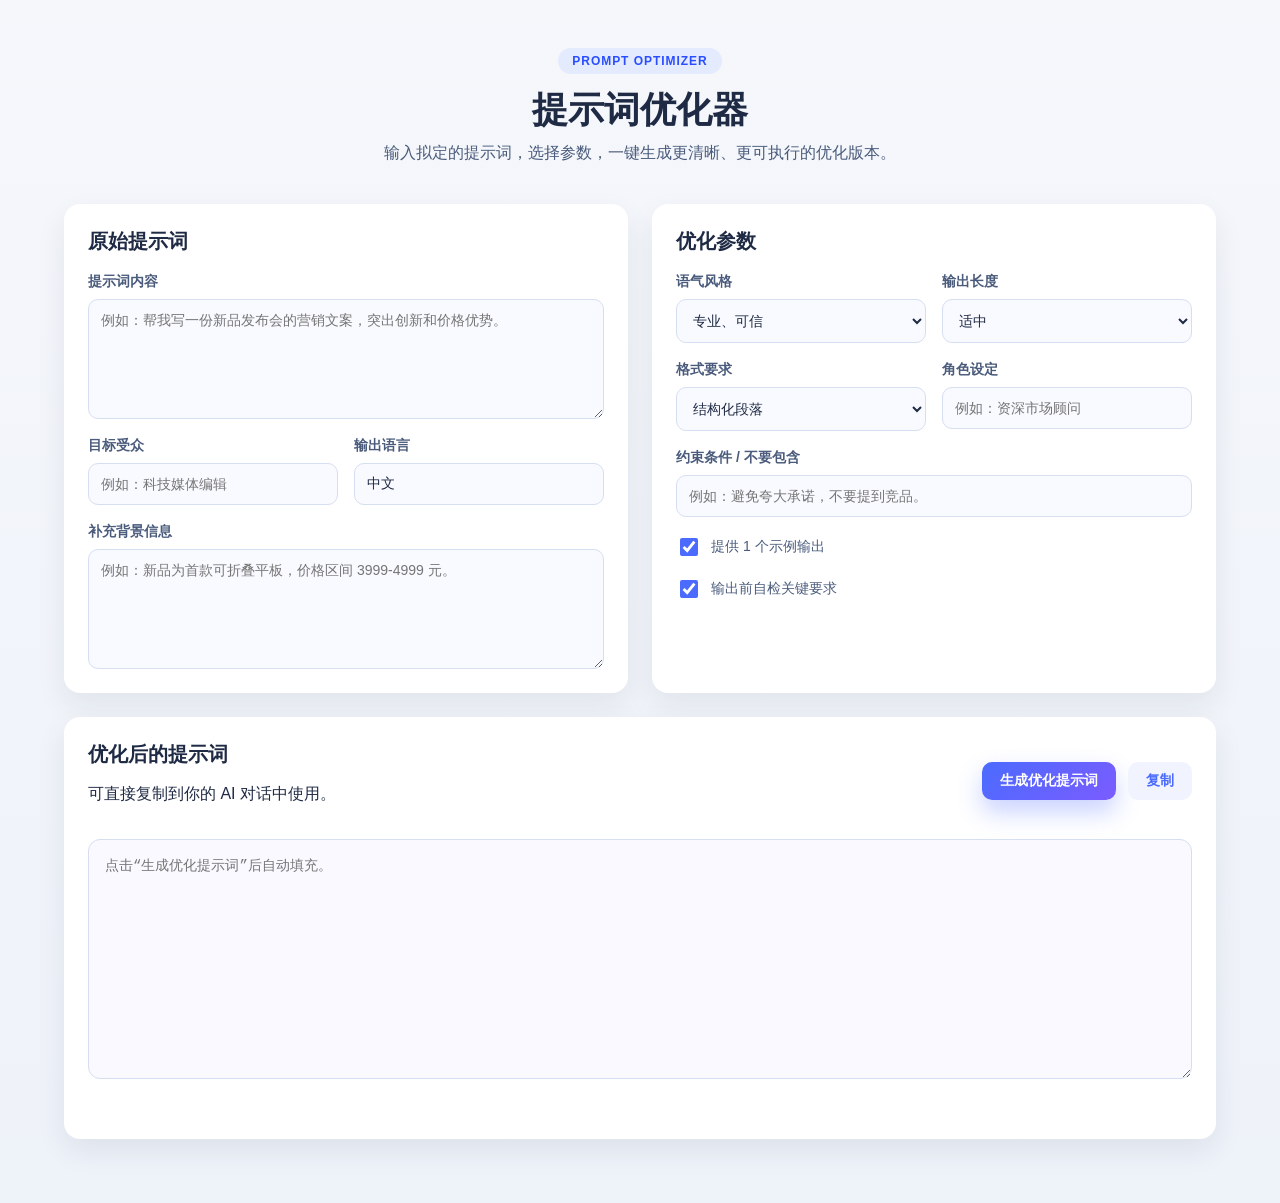
<file: index.html>
<!DOCTYPE html>
<html lang="zh-Hans">
<head>
  <meta charset="UTF-8" />
  <meta name="viewport" content="width=device-width, initial-scale=1.0" />
  <title>提示词优化器</title>
  <link rel="stylesheet" href="styles.css" />
</head>
<body>
  <div class="app">
    <header class="hero">
      <span class="badge">Prompt Optimizer</span>
      <h1>提示词优化器</h1>
      <p>输入拟定的提示词，选择参数，一键生成更清晰、更可执行的优化版本。</p>
    </header>

    <main class="grid">
      <section class="panel">
        <h2>原始提示词</h2>
        <label class="field">
          <span>提示词内容</span>
          <textarea id="basePrompt" placeholder="例如：帮我写一份新品发布会的营销文案，突出创新和价格优势。"></textarea>
        </label>
        <div class="field-group">
          <label class="field">
            <span>目标受众</span>
            <input id="audience" type="text" placeholder="例如：科技媒体编辑" />
          </label>
          <label class="field">
            <span>输出语言</span>
            <input id="language" type="text" value="中文" />
          </label>
        </div>
        <label class="field">
          <span>补充背景信息</span>
          <textarea id="context" placeholder="例如：新品为首款可折叠平板，价格区间 3999-4999 元。"></textarea>
        </label>
      </section>

      <section class="panel">
        <h2>优化参数</h2>
        <div class="field-group">
          <label class="field">
            <span>语气风格</span>
            <select id="tone">
              <option value="专业、可信">专业、可信</option>
              <option value="亲切、易懂">亲切、易懂</option>
              <option value="有说服力">有说服力</option>
              <option value="幽默、有趣">幽默、有趣</option>
              <option value="学术、严谨">学术、严谨</option>
            </select>
          </label>
          <label class="field">
            <span>输出长度</span>
            <select id="length">
              <option value="简洁">简洁</option>
              <option value="适中" selected>适中</option>
              <option value="详细">详细</option>
            </select>
          </label>
        </div>
        <div class="field-group">
          <label class="field">
            <span>格式要求</span>
            <select id="format">
              <option value="要点清单">要点清单</option>
              <option value="结构化段落" selected>结构化段落</option>
              <option value="表格">表格</option>
              <option value="步骤流程">步骤流程</option>
            </select>
          </label>
          <label class="field">
            <span>角色设定</span>
            <input id="role" type="text" placeholder="例如：资深市场顾问" />
          </label>
        </div>
        <label class="field">
          <span>约束条件 / 不要包含</span>
          <input id="constraints" type="text" placeholder="例如：避免夸大承诺，不要提到竞品。" />
        </label>
        <label class="toggle">
          <input id="includeExample" type="checkbox" checked />
          <span>提供 1 个示例输出</span>
        </label>
        <label class="toggle">
          <input id="includeChecklist" type="checkbox" checked />
          <span>输出前自检关键要求</span>
        </label>
      </section>

      <section class="panel output">
        <div class="output-header">
          <div>
            <h2>优化后的提示词</h2>
            <p>可直接复制到你的 AI 对话中使用。</p>
          </div>
          <div class="output-actions">
            <button id="generateBtn" class="primary">生成优化提示词</button>
            <button id="copyBtn" class="ghost">复制</button>
          </div>
        </div>
        <textarea id="result" readonly placeholder="点击“生成优化提示词”后自动填充。"></textarea>
        <p id="copyHint" class="hint" role="status" aria-live="polite"></p>
      </section>
    </main>
  </div>

  <script src="app.js"></script>
</body>
</html>
</file>
<file: styles.css>
:root {
  color-scheme: light;
  font-family: "PingFang SC", "Microsoft YaHei", "Noto Sans SC", sans-serif;
  background: #f5f7fb;
  color: #1f2a44;
}

* {
  box-sizing: border-box;
}

body {
  margin: 0;
  padding: 0;
  min-height: 100vh;
  background: linear-gradient(180deg, #f5f7fb 0%, #eef2f9 100%);
}

.app {
  max-width: 1200px;
  margin: 0 auto;
  padding: 48px 24px 64px;
}

.hero {
  text-align: center;
  margin-bottom: 40px;
}

.hero h1 {
  font-size: 36px;
  margin: 12px 0 8px;
}

.hero p {
  margin: 0;
  color: #4a5b7c;
}

.badge {
  display: inline-block;
  padding: 6px 14px;
  border-radius: 999px;
  background: #e4ebff;
  color: #2a4eff;
  font-size: 12px;
  font-weight: 600;
  letter-spacing: 0.08em;
  text-transform: uppercase;
}

.grid {
  display: grid;
  grid-template-columns: repeat(auto-fit, minmax(280px, 1fr));
  gap: 24px;
}

.panel {
  background: #ffffff;
  border-radius: 16px;
  padding: 24px;
  box-shadow: 0 12px 30px rgba(31, 42, 68, 0.08);
  display: flex;
  flex-direction: column;
  gap: 18px;
}

.panel h2 {
  margin: 0;
  font-size: 20px;
}

.field {
  display: flex;
  flex-direction: column;
  gap: 8px;
  font-size: 14px;
  color: #4a5b7c;
}

.field span {
  font-weight: 600;
}

.field input,
.field textarea,
.field select {
  width: 100%;
  border-radius: 10px;
  border: 1px solid #d6def1;
  padding: 12px;
  font-size: 14px;
  font-family: inherit;
  color: #1f2a44;
  background: #f9faff;
  transition: border 0.2s ease, box-shadow 0.2s ease;
}

.field textarea {
  min-height: 120px;
  resize: vertical;
}

.field input:focus,
.field textarea:focus,
.field select:focus {
  outline: none;
  border-color: #4b6bff;
  box-shadow: 0 0 0 3px rgba(75, 107, 255, 0.2);
}

.field-group {
  display: grid;
  grid-template-columns: repeat(auto-fit, minmax(180px, 1fr));
  gap: 16px;
}

.toggle {
  display: flex;
  align-items: center;
  gap: 10px;
  font-size: 14px;
  color: #4a5b7c;
}

.toggle input {
  width: 18px;
  height: 18px;
  accent-color: #4b6bff;
}

.output {
  grid-column: span 2;
}

.output-header {
  display: flex;
  justify-content: space-between;
  gap: 16px;
  align-items: center;
}

.output-actions {
  display: flex;
  gap: 12px;
  flex-wrap: wrap;
}

.primary,
.ghost {
  border: none;
  border-radius: 10px;
  padding: 10px 18px;
  font-size: 14px;
  font-weight: 600;
  cursor: pointer;
  transition: transform 0.2s ease, box-shadow 0.2s ease;
}

.primary {
  background: linear-gradient(135deg, #4b6bff 0%, #7b5cff 100%);
  color: #fff;
  box-shadow: 0 12px 24px rgba(75, 107, 255, 0.3);
}

.ghost {
  background: #f1f4ff;
  color: #4b6bff;
}

.primary:hover,
.ghost:hover {
  transform: translateY(-1px);
}

#result {
  min-height: 240px;
  background: #f9f9ff;
  border: 1px solid #d6def1;
  border-radius: 12px;
  padding: 16px;
  font-size: 14px;
  line-height: 1.5;
}

.hint {
  margin: 0;
  font-size: 13px;
  color: #4b6bff;
  min-height: 18px;
}

@media (max-width: 900px) {
  .output {
    grid-column: span 1;
  }

  .output-header {
    flex-direction: column;
    align-items: flex-start;
  }
}
</file>
